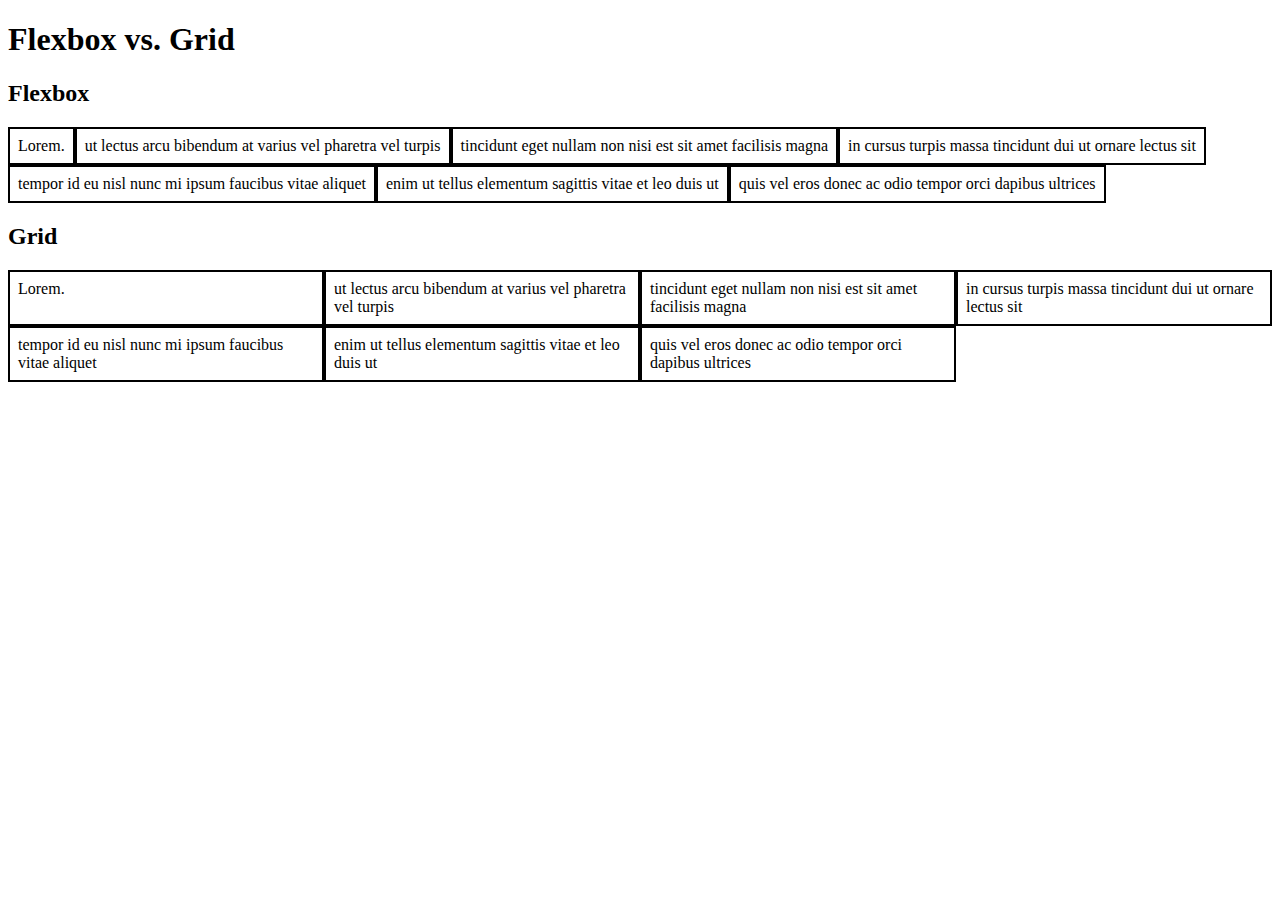
<file: flex-vs-grid/index.html>
<!DOCTYPE html>
<html lang="en">
  <head>
    <meta charset="UTF-8" />
    <meta name="viewport" content="width=device-width, initial-scale=1.0" />
    <title>Document</title>

    <link rel="stylesheet" href="style.css" />
  </head>
  <body>
    <h1>Flexbox vs. Grid</h1>

    <h2>Flexbox</h2>
    <div class="flex-container">
      <div>Lorem.</div>
      <div>ut lectus arcu bibendum at varius vel pharetra vel turpis</div>
      <div>tincidunt eget nullam non nisi est sit amet facilisis magna</div>
      <div>in cursus turpis massa tincidunt dui ut ornare lectus sit</div>
      <div>tempor id eu nisl nunc mi ipsum faucibus vitae aliquet</div>
      <div>enim ut tellus elementum sagittis vitae et leo duis ut</div>
      <div>quis vel eros donec ac odio tempor orci dapibus ultrices</div>
    </div>

    <h2>Grid</h2>
    <div class="grid-container">
      <div>Lorem.</div>
      <div>ut lectus arcu bibendum at varius vel pharetra vel turpis</div>
      <div>tincidunt eget nullam non nisi est sit amet facilisis magna</div>
      <div>in cursus turpis massa tincidunt dui ut ornare lectus sit</div>
      <div>tempor id eu nisl nunc mi ipsum faucibus vitae aliquet</div>
      <div>enim ut tellus elementum sagittis vitae et leo duis ut</div>
      <div>quis vel eros donec ac odio tempor orci dapibus ultrices</div>
    </div>
  </body>
</html>
</file>
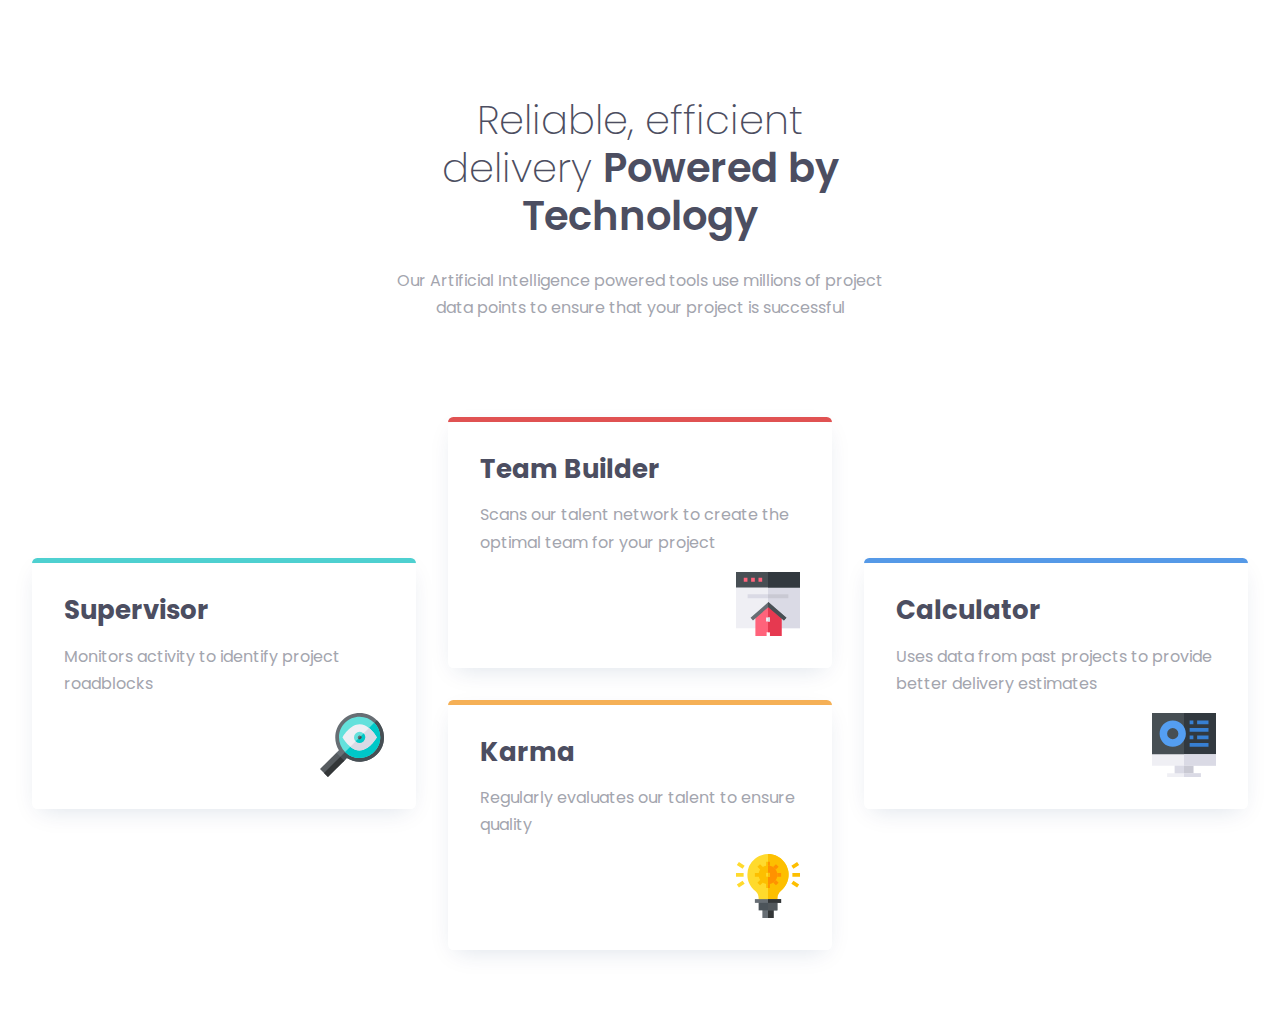
<file: four-card-feature-section-master/index.html>
<!DOCTYPE html>
<html lang="en">
  <head>
    <meta charset="UTF-8" />
    <meta name="viewport" content="width=device-width, initial-scale=1.0" />
    <!-- displays site properly based on user's device -->

    <link
      rel="icon"
      type="image/png"
      sizes="32x32"
      href="./images/favicon-32x32.png"
    />

    <title>Frontend Mentor | Four card feature section</title>

    <link rel="preconnect" href="https://fonts.googleapis.com" />
    <link rel="preconnect" href="https://fonts.gstatic.com" crossorigin />
    <link
      href="https://fonts.googleapis.com/css2?family=Poppins:wght@200;400;600&display=swap"
      rel="stylesheet"
    />
    <link rel="stylesheet" href="style.css" />
  </head>
  <body>
    <header>
      <div class="wrapper wrapper--narrow">
        <h1>Reliable, efficient delivery <span>Powered by Technology</span></h1>
        <p>
          Our Artificial Intelligence powered tools use millions of project data
          points to ensure that your project is successful
        </p>
      </div>
    </header>
    <main>
      <div class="wrapper">
        <!-- Flexbox -->
        <!-- <div class="layout-grid">
          <div class="col">
            <div class="card border-teal">
              <h2 class="card__title">Supervisor</h2>
              <p>Monitors activity to identify project roadblocks</p>
              <img class="card__img" src="images/icon-supervisor.svg" alt="" />
            </div>
          </div>
          <div class="col">
            <div class="card border-red">
              <h2 class="card__title">Team Builder</h2>
              <p>
                Scans our talent network to create the optimal team for your
                project
              </p>
              <img
                class="card__img"
                src="images/icon-team-builder.svg"
                alt=""
              />
            </div>
            <div class="card border-yellow">
              <h2 class="card__title">Karma</h2>
              <p>Regularly evaluates our talent to ensure quality</p>
              <img class="card__img" src="images/icon-karma.svg" alt="" />
            </div>
          </div>
          <div class="col">
            <div class="card border-blue">
              <h2 class="card__title">Calculator</h2>
              <p>
                Uses data from past projects to provide better delivery
                estimates
              </p>
              <img class="card__img" src="images/icon-calculator.svg" alt="" />
            </div>
          </div>
        </div> -->
        <!-- Flexbox -->

        <!-- Grid System -->
        <div class="layout-grid">
          <div class="card border-teal">
            <h2 class="card__title">Supervisor</h2>
            <p>Monitors activity to identify project roadblocks</p>
            <img class="card__img" src="images/icon-supervisor.svg" alt="" />
          </div>
          <div class="card border-red">
            <h2 class="card__title">Team Builder</h2>
            <p>
              Scans our talent network to create the optimal team for your
              project
            </p>
            <img class="card__img" src="images/icon-team-builder.svg" alt="" />
          </div>
          <div class="card border-yellow">
            <h2 class="card__title">Karma</h2>
            <p>Regularly evaluates our talent to ensure quality</p>
            <img class="card__img" src="images/icon-karma.svg" alt="" />
          </div>
          <div class="card border-blue">
            <h2 class="card__title">Calculator</h2>
            <p>
              Uses data from past projects to provide better delivery estimates
            </p>
            <img class="card__img" src="images/icon-calculator.svg" alt="" />
          </div>
        </div>
        <!-- Grid System -->
      </div>
    </main>
  </body>
</html>
</file>
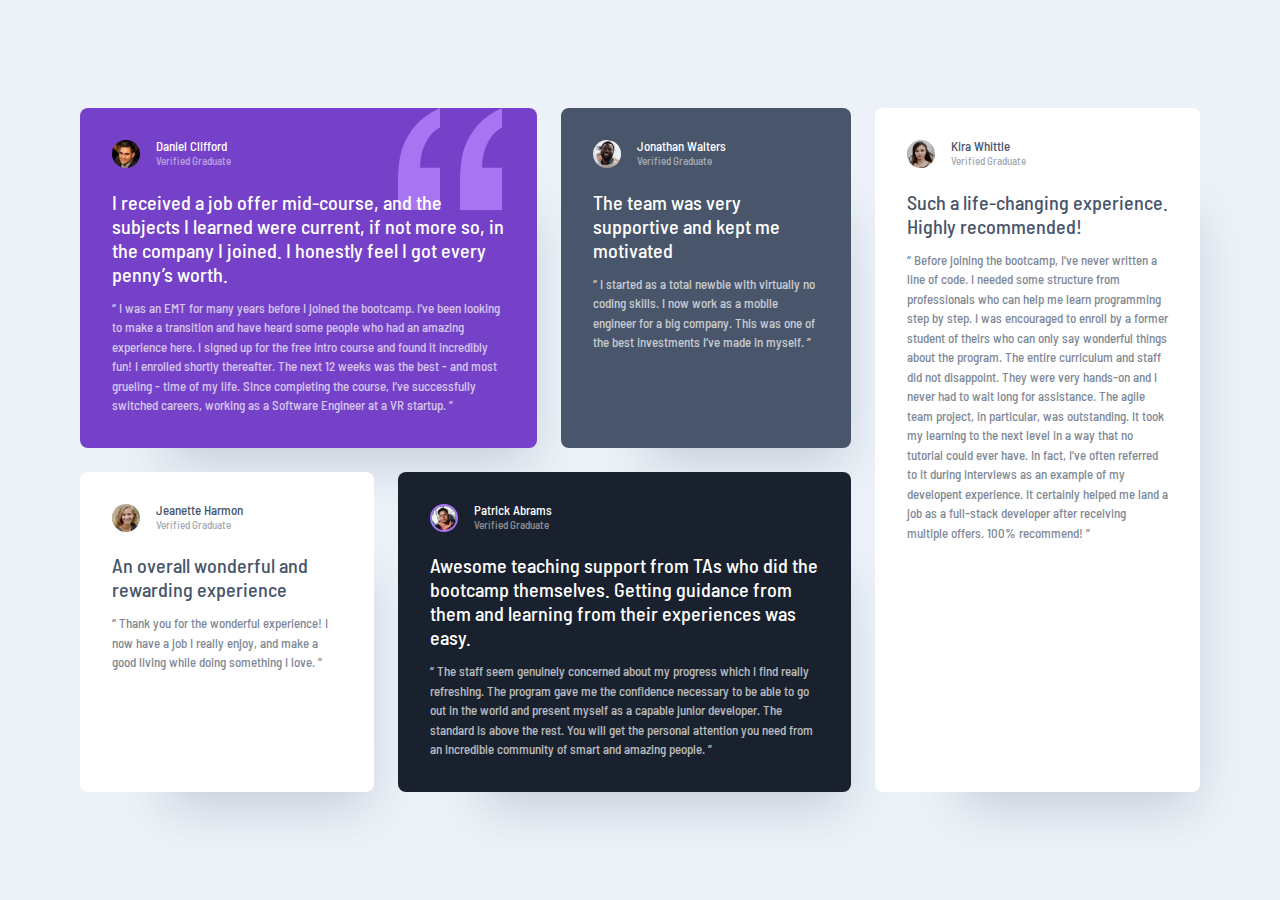
<file: learn-grid-the-easy-way-main/index.html>
<!DOCTYPE html>
<html lang="en">
  <head>
    <meta charset="UTF-8" />
    <meta http-equiv="X-UA-Compatible" content="IE=edge" />
    <meta name="viewport" content="width=device-width, initial-scale=1.0" />
    <!-- Google font -->
    <link rel="preconnect" href="https://fonts.googleapis.com" />
    <link rel="preconnect" href="https://fonts.gstatic.com" crossorigin />
    <link
      href="https://fonts.googleapis.com/css2?family=Barlow+Semi+Condensed:wght@500;600&display=swap"
      rel="stylesheet"
    />
    <!-- my css -->
    <link rel="stylesheet" href="style.css" />
    <title>FEM grid</title>
  </head>

  <body>
    <main class="testimonial-grid">
      <article
        class="testimonial grid-col-span-2 flow bg-primary-400 quote text-neutral-100"
      >
        <div class="flex">
          <div>
            <img src="./images/image-daniel.jpg" alt="daniel clifford" />
          </div>
          <div>
            <h2 class="name">Daniel Clifford</h2>
            <p class="position">Verified Graduate</p>
          </div>
        </div>
        <p>
          I received a job offer mid-course, and the subjects I learned were
          current, if not more so, in the company I joined. I honestly feel I
          got every penny’s worth.
        </p>
        <p>
          “ I was an EMT for many years before I joined the bootcamp. I’ve been
          looking to make a transition and have heard some people who had an
          amazing experience here. I signed up for the free intro course and
          found it incredibly fun! I enrolled shortly thereafter. The next 12
          weeks was the best - and most grueling - time of my life. Since
          completing the course, I’ve successfully switched careers, working as
          a Software Engineer at a VR startup. ”
        </p>
      </article>
      <article class="testimonial flow bg-secondary-400 text-neutral-100">
        <div class="flex">
          <div>
            <img src="./images/image-jonathan.jpg" alt="Jonathan Walters" />
          </div>
          <div>
            <h2 class="name">Jonathan Walters</h2>
            <p class="position">Verified Graduate</p>
          </div>
        </div>
        <p>The team was very supportive and kept me motivated</p>
        <p>
          “ I started as a total newbie with virtually no coding skills. I now
          work as a mobile engineer for a big company. This was one of the best
          investments I’ve made in myself. ”
        </p>
      </article>
      <article class="testimonial flow bg-neutral-100 text-secondary-400">
        <div class="flex">
          <div>
            <img src="./images/image-jeanette.jpg" alt="Jeanette Harmon" />
          </div>
          <div>
            <h2 class="name">Jeanette Harmon</h2>
            <p class="position">Verified Graduate</p>
          </div>
        </div>
        <p>An overall wonderful and rewarding experience</p>
        <p>
          “ Thank you for the wonderful experience! I now have a job I really
          enjoy, and make a good living while doing something I love. ”
        </p>
      </article>
      <article
        class="testimonial grid-col-span-2 flow bg-secondary-500 text-neutral-100"
      >
        <div class="flex">
          <div>
            <img
              class="border-primary-400"
              src="./images/image-patrick.jpg"
              alt="Patrick Abrams"
            />
          </div>
          <div>
            <h2 class="name">Patrick Abrams</h2>
            <p class="position">Verified Graduate</p>
          </div>
        </div>
        <p>
          Awesome teaching support from TAs who did the bootcamp themselves.
          Getting guidance from them and learning from their experiences was
          easy.
        </p>
        <p>
          “ The staff seem genuinely concerned about my progress which I find
          really refreshing. The program gave me the confidence necessary to be
          able to go out in the world and present myself as a capable junior
          developer. The standard is above the rest. You will get the personal
          attention you need from an incredible community of smart and amazing
          people. ”
        </p>
      </article>
      <article class="testimonial flow bg-neutral-100 text-secondary-400">
        <div class="flex">
          <div>
            <img src="./images/image-kira.jpg" alt="Kira Whittle" />
          </div>
          <div>
            <h2 class="name">Kira Whittle</h2>
            <p class="position">Verified Graduate</p>
          </div>
        </div>
        <p>Such a life-changing experience. Highly recommended!</p>
        <p>
          “ Before joining the bootcamp, I’ve never written a line of code. I
          needed some structure from professionals who can help me learn
          programming step by step. I was encouraged to enroll by a former
          student of theirs who can only say wonderful things about the program.
          The entire curriculum and staff did not disappoint. They were very
          hands-on and I never had to wait long for assistance. The agile team
          project, in particular, was outstanding. It took my learning to the
          next level in a way that no tutorial could ever have. In fact, I’ve
          often referred to it during interviews as an example of my developent
          experience. It certainly helped me land a job as a full-stack
          developer after receiving multiple offers. 100% recommend! ”
        </p>
      </article>
    </main>
  </body>
</html>
</file>
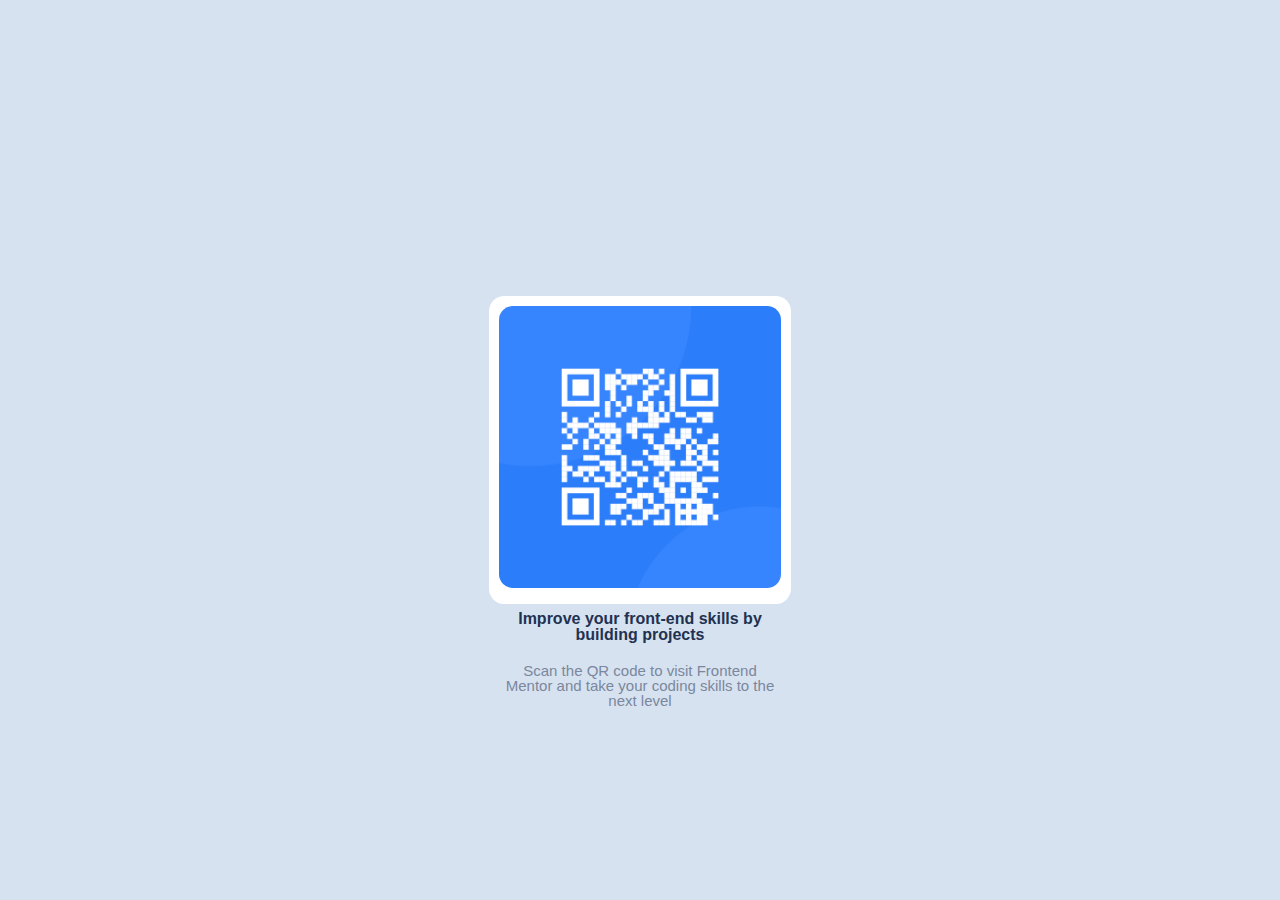
<file: qr-code-component-main/index.html>
<!DOCTYPE html>
<html lang="en">
<head>
  <meta charset="UTF-8">
  <meta name="viewport" content="width=device-width, initial-scale=1.0"> <!-- displays site properly based on user's device -->

  <link rel="icon" type="image/png" sizes="32x32" href="./images/favicon-32x32.png">
  
  <title>Frontend Mentor | QR code component</title>
  <link rel="stylesheet" href="./styles.css">
  <link rel="stylesheet" href="https://fonts.google.com/specimen/Outfit">
</head>
<body>
  <div class="main">
    <div class="qr-container">
      <img src="./images/image-qr-code.png">
    </div>
    <h1>Improve your front-end skills by building projects</h1>
    <p>Scan the QR code to visit Frontend
      Mentor and take your coding skills to the next level</p>
  </div>
</body>
</html>
</file>
<file: flex-vs-grid/style.css>
h1 {
  font-weight: 800;
}

div > div {
  border: 0.125rem solid black;
  padding: 0.5rem;
}

/*
  Flexbox defaults: 
  flex-direction: row; -> means Parent is row, Children are all columns

  Pros: 
  - Intrinsic Sizing -> means the area is dependent to the content/text

*/
.flex-container {
  display: flex;
  flex-wrap: wrap;
  flex-direction: row;
}

/* .flex-container > * {
  flex-grow: 1;
  flex-basis: 33%;
} */

/* 
  Grid defaults: 
  grid-auto-flow: row; -> means Children are all rows
  grid-auto-flow: column; -> to make it similar to flexbox behavior

  Similar:
  grid-template-columns: 1fr 1fr 1fr 1fr 1fr;
  grid-template-columns: repeat(5, 1fr);

  Pros: 
  - Rigid system from the parent -> means equal column size

*/
.grid-container {
  display: grid;
  grid-template-columns: repeat(auto-fit, minmax(300px, 1fr));
}
</file>
<file: four-card-feature-section-master/style.css>
:root {
  --ff-sans: "Poppins", sans-serif;

  --fw-light: 200;
  --fw-normal: 400;
  --fw-bold: 600;

  --fs-400: 0.9275rem; /* font-size 5px/16 = 0.9275rem (for responsiveness) */
  --fs-500: 1.25rem; /* eyeballing */
  --fs-600: 1.625rem; /* eyeballing */
  --fs-900: 2.5rem; /* eyeballing */

  --clr-neutral-900: hsl(234, 12%, 34%);
  --clr-neutral-400: hsl(229, 6%, 66%);
  --clr-neutral-100: hsl(0, 0%, 98%);

  --clr-teal: hsl(180, 58%, 56%);
  --clr-red: hsl(0, 70%, 60%);
  --clr-blue: hsl(212, 75%, 62%);
  --clr-yellow: hsl(34, 89%, 65%);
}

*,
*::before,
*::after {
  box-sizing: border-box;
}

/*

Usually, resetting margin and padding as well as preventing large images from weird behavior is needed but it depends on the project (not in this test project).

* {
    margin: 0;
    padding: 0;
}

img {
    max-width: 100%;
    display: block;
} 

*/

html {
  /* Font related properties */
  font-family: var(--ff-sans);
  font-weight: var(--fw-normal);
  line-height: 1.7;
  color: var(--clr-neutral-400);
}

body {
  margin: 0; /* resetting margin */
  padding-block-end: 5rem; /* added space at the bottom */
}

h1,
h2,
h3 {
  color: var(--clr-neutral-900);
  line-height: 1.2; /* Vertical space between lines of text */
}

.wrapper {
  /* Should come before .wrapper--narrow to be overwritten because of class="wrapper wrapper--narrow" */
  padding-inline: 2rem;
  max-width: 1280px;
  margin-inline: auto; /* margin for left and right */
}

.wrapper--narrow {
  max-width: 550px;
}

header {
  text-align: center;
  margin-block: 6rem; /* margin for top and bottom */
}

h1 {
  font-weight: var(--fw-light);
  font-size: var(--fs-900);
}

h1 span {
  font-weight: var(--fw-bold);
}

header > p {
  font-size: var(--fs-500);
}

/* Using flexbox */
/* .layout-grid {
  --gap: 2rem;

  display: flex;
  gap: var(--gap);
}

@media (max-width: 800px) {
  .layout-grid {
    flex-direction: column;
  }
} */

/* Using grid */
.layout-grid {
  --gap: 2rem;

  display: grid;
  grid-auto-columns: 1fr;
  gap: var(--gap);

  grid-template-areas:
    "one"
    "two"
    "three"
    "four";
}

@media (min-width: 800px) {
  .layout-grid {
    grid-template-areas:
      "... two   ...."
      "one two   four"
      "one three four"
      "... three ....";
  }
}

.layout-grid > * {
  flex: 1;
}

/* Using flexbox on .layout-grid */
/* This is to declare that .col is using grid */
/* .col {
  display: grid; 
  align-content: center;
  gap: var(--gap);
} */
/* Using flexbox on .layout-grid */

.card {
  --br: 0.325rem;
  padding: 2rem;
  border-top: var(--br) solid;
  border-radius: var(--br);
  box-shadow: 0 0.5rem 1.5rem -0.5rem rgb(0 50 100 / 0.15);
}

/* Using grid on .layout-grid */
.card:nth-child(1) {
  grid-area: one;
}

.card:nth-child(2) {
  grid-area: two;
}

.card:nth-child(3) {
  grid-area: three;
}

.card:nth-child(4) {
  grid-area: four;
}
/* Using grid on .layout-grid */

.card__title {
  font-size: var(--fs-600);
  margin: 0;
}

.card__img {
  display: block;
  margin-left: auto;
  margin-top: 1rem;
}

.border-teal {
  border-color: var(--clr-teal);
}

.border-blue {
  border-color: var(--clr-blue);
}

.border-red {
  border-color: var(--clr-red);
}

.border-yellow {
  border-color: var(--clr-yellow);
}
</file>
<file: learn-grid-the-easy-way-main/style.css>
:root {
  --clr-primary-400: 263 55% 52%;
  --clr-secondary-400: 217 19% 35%;
  --clr-secondary-500: 219 29% 14%;
  --clr-neutral-100: 0 0% 100%;
  --clr-neutral-200: 210 46% 95%;
  --clr-neutral-300: 0 0% 81%;

  --ff-primary: "Barlow Semi Condensed", sans-serif;

  --fw-400: 500;
  --fw-700: 600;

  --fs-300: 0.6875rem;
  --fs-400: 0.8125rem;
  --fs-500: 1.25rem;
}

/* Box sizing rules */
*,
*::before,
*::after {
  box-sizing: border-box;
}

/* Remove default margin */
body,
h1,
h2,
h3,
h4,
p,
figure,
blockquote,
dl,
dd {
  margin: 0;
}

/* Remove list styles on ul, ol elements with a list role, which suggests default styling will be removed */
ul[role="list"],
ol[role="list"] {
  list-style: none;
}

/* Set core root defaults */
html:focus-within {
  scroll-behavior: smooth;
}

/* Set core body defaults */
body {
  min-height: 100vh;
  text-rendering: optimizeSpeed;
  line-height: 1.5;
}

/* A elements that don't have a class get default styles */
a:not([class]) {
  text-decoration-skip-ink: auto;
}

/* Make images easier to work with */
img,
picture {
  max-width: 100%;
  display: block;
}

/* Inherit fonts for inputs and buttons */
input,
button,
textarea,
select {
  font: inherit;
}

/* Remove all animations, transitions and smooth scroll for people that prefer not to see them */
@media (prefers-reduced-motion: reduce) {
  html:focus-within {
    scroll-behavior: auto;
  }

  *,
  *::before,
  *::after {
    animation-duration: 0.01ms !important;
    animation-iteration-count: 1 !important;
    transition-duration: 0.01ms !important;
    scroll-behavior: auto !important;
  }
}

body {
  display: grid;
  place-content: center;
  min-height: 100vh;

  font-family: var(--ff-primary);
  font-weight: var(--fw-400);

  background-color: hsl(var(--clr-neutral-200));
}

h1,
h2,
h3 {
  font-weight: var(--fw-700);
}

/* utilities */
.flex {
  display: flex;
  gap: var(--gap, 1rem);
}

.flow > *:where(:not(:first-child)) {
  margin-top: var(--flow-spacer, 1em);
}

.bg-primary-400 {
  background: hsl(var(--clr-primary-400));
}
.bg-secondary-400 {
  background: hsl(var(--clr-secondary-400));
}
.bg-secondary-500 {
  background: hsl(var(--clr-secondary-500));
}

.bg-neutral-100 {
  background: hsl(var(--clr-neutral-100));
}

.text-neutral-100 {
  color: hsl(var(--clr-neutral-100));
}
.text-secondary-400 {
  color: hsl(var(--clr-secondary-400));
}
.border-primary-400 {
  border: 2px solid #a775f1;
}

/* components */
.testimonial-grid {
  display: grid;
  gap: 1.5rem;
  /* grid-template-columns: repeat(4, 1fr); */

  /* grid-template-areas:
    "one   one  two  five"
    "three four four five"; */

  padding-block: 2rem;
  width: min(95%, 70rem);
  margin-inline: auto;
}

.testimonial {
  font-size: var(--fs-400);
  padding: 2rem;
  border-radius: 0.5rem;
  box-shadow: 2.5rem 3.75rem 3rem -3rem hsl(var(--clr-secondary-400) / 0.25);
}

@media (min-width: 50em) {
  /* .testimonial-grid {
    grid-template-columns: repeat(4, 1fr);
  }

  .testimonial:last-child {
    grid-column-start: 4;
    grid-row: 1 / span 2;
  }

  .grid-col-span-2 {
    grid-column: span 2;
  } */

  .testimonial-grid {
    grid-template-areas:
      "one   one  two  five"
      "three four four five";
  }

  /* Using grid template area */
  article:nth-child(1) {
    grid-area: one;
  }

  article:nth-child(2) {
    grid-area: two;
  }

  article:nth-child(3) {
    grid-area: three;
  }

  article:nth-child(4) {
    grid-area: four;
  }

  article:nth-child(5) {
    grid-area: five;
  }
  /* Using grid template area */
}

.testimonial.quote {
  background-image: url("./images/bg-pattern-quotation.svg");
  background-repeat: no-repeat;
  background-position: top right 10%;
}

.testimonial img {
  width: 1.75rem;
  aspect-ratio: 1;
  border-radius: 50%;
}

.testimonial .name {
  font-size: var(--fs-400);
  font-weight: var(--fw-400);
  line-height: 1;
}

.testimonial .position {
  font-size: var(--fs-300);
  opacity: 0.5;
}

.testimonial > p:first-of-type {
  font-size: var(--fs-500);
  line-height: 1.2;
}

.testimonial > p:last-of-type {
  opacity: 0.7;
}
</file>
<file: qr-code-component-main/styles.css>
/* http://meyerweb.com/eric/tools/css/reset/ 
   v2.0 | 20110126
   License: none (public domain)
*/

html, body, div, span, applet, object, iframe,
h1, h2, h3, h4, h5, h6, p, blockquote, pre,
a, abbr, acronym, address, big, cite, code,
del, dfn, em, img, ins, kbd, q, s, samp,
small, strike, strong, sub, sup, tt, var,
b, u, i, center,
dl, dt, dd, ol, ul, li,
fieldset, form, label, legend,
table, caption, tbody, tfoot, thead, tr, th, td,
article, aside, canvas, details, embed, 
figure, figcaption, footer, header, hgroup, 
menu, nav, output, ruby, section, summary,
time, mark, audio, video {
	margin: 0;
	padding: 0;
	border: 0;
	font-size: 100%;
	font: inherit;
	vertical-align: baseline;
}
/* HTML5 display-role reset for older browsers */
article, aside, details, figcaption, figure, 
footer, header, hgroup, menu, nav, section {
	display: block;
}
body {
	line-height: 1;
}
ol, ul {
	list-style: none;
}
blockquote, q {
	quotes: none;
}
blockquote:before, blockquote:after,
q:before, q:after {
	content: '';
	content: none;
}
table {
	border-collapse: collapse;
	border-spacing: 0;
}

/* CSS Author: Lorie Castillano */

:root {
    --qr-white: hsl(0, 0%, 100%);
    --qr-gray: hsl(212, 45%, 89%);
    --qr-grayish-blue: hsl(220, 15%, 55%);
    --qr-dark-blue: hsl(218, 44%, 22%);
}

body {
    width: 100vw;
    height: 100vh;
    overflow: hidden;
    background-color: var(--qr-gray);
    font-family: "Outfit", sans-serif;
    display: flex;
    justify-content: center;
    align-items: center;
}

.main {
    width: 22vw;
    height: 32vh;
    text-align: center;
    background-color: var(--qr-white);
    border-radius: 5%;
    padding: 10px;
}

img {
    width: 100%;
    height: 50%;
    border-radius: 5%;
}

h1 {
    margin: 20px auto;
    font-weight: 700;
    color: var(--qr-dark-blue);
}

p {
    font-weight: 400;
    font-size: 15px;
    color: var(--qr-grayish-blue);
}
</file>
